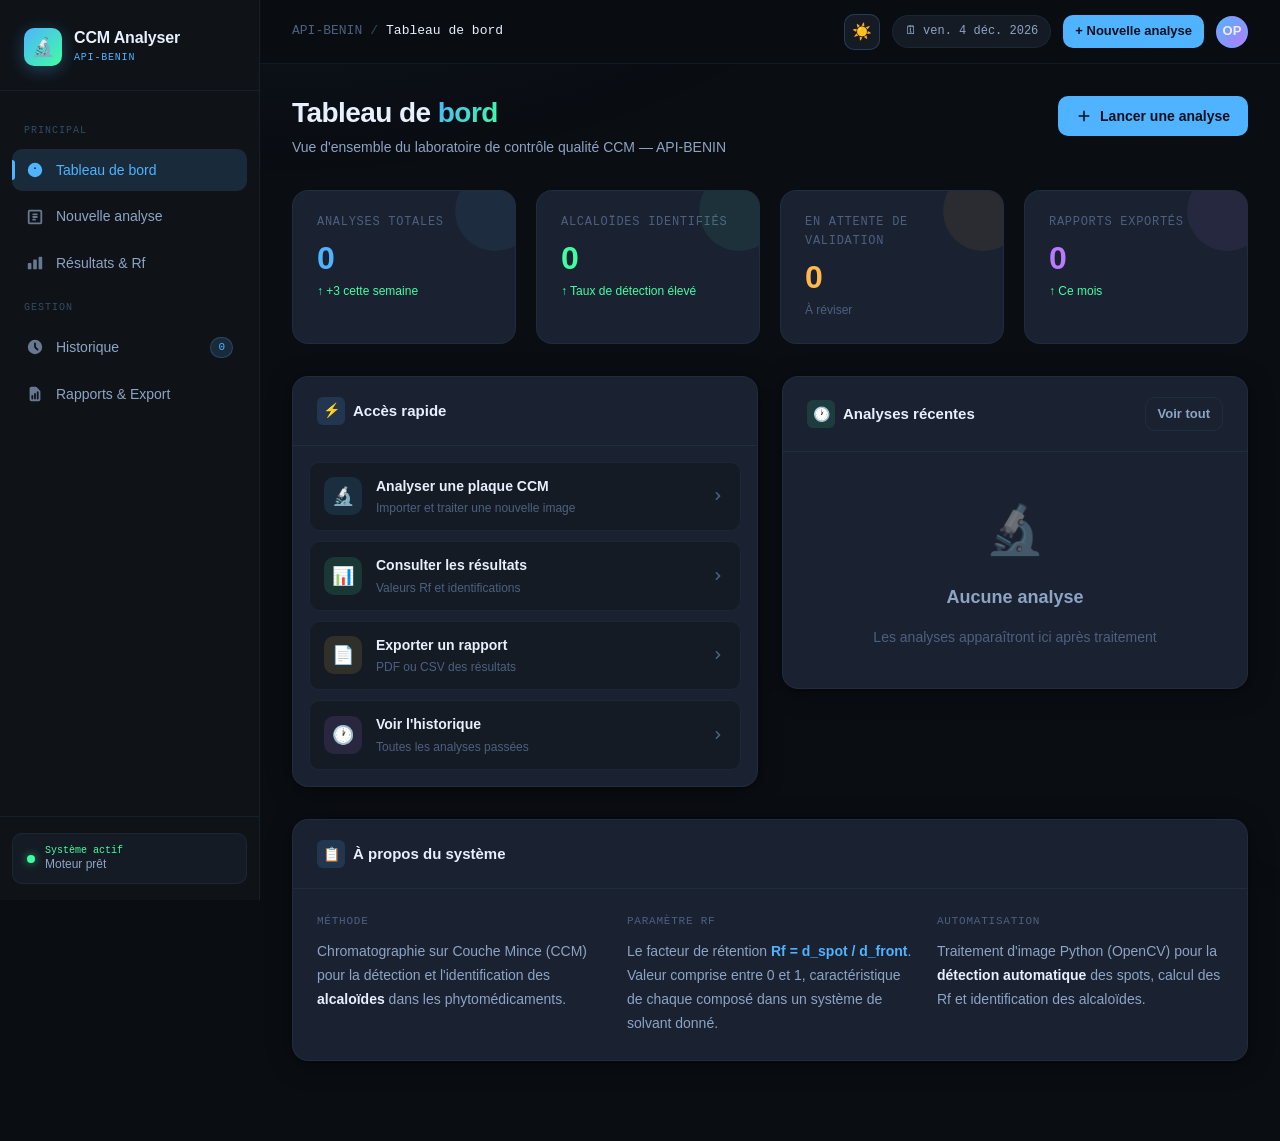
<file: ccm-api-benin/index.html>
<!DOCTYPE html>
<html lang="fr">
<head>
  <meta charset="UTF-8" />
  <meta name="viewport" content="width=device-width, initial-scale=1.0" />
  <title>Dashboard — CCM Analyser | API-BENIN</title>
  <link rel="stylesheet" href="css/style.css" />
  <link rel="stylesheet" href="css/components.css" />
</head>
<body>

<div class="app-wrapper">

  <!-- ══ SIDEBAR ══════════════════════════════════════════ -->
  <aside class="sidebar">
    <div class="sidebar-logo">
      <a href="index.html" class="logo-mark">
        <div class="logo-icon">🔬</div>
        <div>
          <div class="logo-text">CCM Analyser</div>
          <div class="logo-sub">API-BENIN</div>
        </div>
      </a>
    </div>

    <nav class="sidebar-nav">
      <span class="nav-section-label">Principal</span>

      <a href="index.html" class="nav-item active">
        <svg class="nav-icon" viewBox="0 0 20 20" fill="currentColor">
          <path d="M2 10a8 8 0 1116 0A8 8 0 012 10zm8-3a1 1 0 100 2 1 1 0 000-2zm-1 4a1 1 0 011-1h1a1 1 0 110 2v2a1 1 0 11-2 0v-2a1 1 0 01-1-1z"/>
        </svg>
        Tableau de bord
      </a>

      <a href="analyse.html" class="nav-item">
        <svg class="nav-icon" viewBox="0 0 20 20" fill="currentColor">
          <path fill-rule="evenodd" d="M4 2a2 2 0 00-2 2v12a2 2 0 002 2h12a2 2 0 002-2V4a2 2 0 00-2-2H4zm0 2h12v12H4V4zm3 3a1 1 0 011-1h4a1 1 0 110 2H8a1 1 0 01-1-1zm0 3a1 1 0 011-1h4a1 1 0 110 2H8a1 1 0 01-1-1zm0 3a1 1 0 011-1h2a1 1 0 110 2H8a1 1 0 01-1-1z"/>
        </svg>
        Nouvelle analyse
      </a>

      <a href="resultats.html" class="nav-item">
        <svg class="nav-icon" viewBox="0 0 20 20" fill="currentColor">
          <path d="M2 11a1 1 0 011-1h2a1 1 0 011 1v5a1 1 0 01-1 1H3a1 1 0 01-1-1v-5zm6-4a1 1 0 011-1h2a1 1 0 011 1v9a1 1 0 01-1 1H9a1 1 0 01-1-1V7zm6-3a1 1 0 011-1h2a1 1 0 011 1v12a1 1 0 01-1 1h-2a1 1 0 01-1-1V4z"/>
        </svg>
        Résultats & Rf
      </a>

      <span class="nav-section-label">Gestion</span>

      <a href="historique.html" class="nav-item">
        <svg class="nav-icon" viewBox="0 0 20 20" fill="currentColor">
          <path fill-rule="evenodd" d="M10 18a8 8 0 100-16 8 8 0 000 16zm1-12a1 1 0 10-2 0v4a1 1 0 00.293.707l2.828 2.829a1 1 0 101.415-1.415L11 9.586V6z"/>
        </svg>
        Historique
        <span class="nav-badge" id="nav-badge-history">0</span>
      </a>

      <a href="rapport.html" class="nav-item">
        <svg class="nav-icon" viewBox="0 0 20 20" fill="currentColor">
          <path fill-rule="evenodd" d="M6 2a2 2 0 00-2 2v12a2 2 0 002 2h8a2 2 0 002-2V7.414A2 2 0 0015.414 6L12 2.586A2 2 0 0010.586 2H6zm2 10a1 1 0 10-2 0v3a1 1 0 102 0v-3zm2-3a1 1 0 011 1v5a1 1 0 11-2 0v-5a1 1 0 011-1zm4-1a1 1 0 10-2 0v7a1 1 0 102 0V8z"/>
        </svg>
        Rapports & Export
      </a>
    </nav>

    <div class="sidebar-footer">
      <div class="sidebar-status">
        <div class="status-dot"></div>
        <div class="status-text">
          <span class="status-label">Système actif</span>
          Moteur prêt
        </div>
      </div>
    </div>
  </aside>
  <div class="sidebar-overlay"></div>

  <!-- ══ MAIN ═════════════════════════════════════════════ -->
  <main class="main-content">

    <!-- Header -->
    <header class="top-header">
      <button class="menu-toggle" aria-label="Menu">
        <svg width="20" height="20" viewBox="0 0 20 20" fill="currentColor">
          <path d="M3 5h14M3 10h14M3 15h14" stroke="currentColor" stroke-width="1.5" stroke-linecap="round"/>
        </svg>
      </button>
      <nav class="header-breadcrumb">
        <span>API-BENIN</span>
        <span class="breadcrumb-sep">/</span>
        <span class="breadcrumb-current">Tableau de bord</span>
      </nav>
      <div class="header-spacer"></div>
      <div class="header-actions">
        <button class="theme-toggle" onclick="CCM.toggleTheme()" title="Changer de thème" aria-label="Changer de thème">☀️</button>
        <div class="header-chip">
          🗓 <span id="header-date"></span>
        </div>
        <a href="analyse.html" class="btn btn-primary btn-sm">
          + Nouvelle analyse
        </a>
        <div class="header-avatar" title="Opérateur">OP</div>
      </div>
    </header>

    <!-- Page Content -->
    <div class="page-content">

      <!-- Page Header -->
      <div class="page-header">
        <div class="page-header-row">
          <div>
            <h1 class="page-title">Tableau de <span>bord</span></h1>
            <p class="page-subtitle">Vue d'ensemble du laboratoire de contrôle qualité CCM — API-BENIN</p>
          </div>
          <a href="analyse.html" class="btn btn-primary">
            <svg width="16" height="16" viewBox="0 0 20 20" fill="currentColor">
              <path d="M10 3a1 1 0 011 1v5h5a1 1 0 110 2h-5v5a1 1 0 11-2 0v-5H4a1 1 0 110-2h5V4a1 1 0 011-1z"/>
            </svg>
            Lancer une analyse
          </a>
        </div>
      </div>

      <!-- ── Stat Cards ──────────────────────────────────── -->
      <section class="section">
        <div class="grid-4">
          <div class="stat-card blue">
            <div class="stat-label">Analyses totales</div>
            <div class="stat-value" data-count="0" id="stat-total">0</div>
            <div class="stat-trend up">↑ +3 cette semaine</div>
          </div>
          <div class="stat-card green">
            <div class="stat-label">Alcaloïdes identifiés</div>
            <div class="stat-value" data-count="0" id="stat-spots">0</div>
            <div class="stat-trend up">↑ Taux de détection élevé</div>
          </div>
          <div class="stat-card amber">
            <div class="stat-label">En attente de validation</div>
            <div class="stat-value" data-count="0" id="stat-pending">0</div>
            <div class="stat-trend">À réviser</div>
          </div>
          <div class="stat-card violet">
            <div class="stat-label">Rapports exportés</div>
            <div class="stat-value" data-count="0" id="stat-reports">0</div>
            <div class="stat-trend up">↑ Ce mois</div>
          </div>
        </div>
      </section>

      <!-- ── Quick Actions + Recent ──────────────────────── -->
      <section class="section">
        <div class="grid-2" style="gap:24px; align-items:start;">

          <!-- Quick actions -->
          <div class="card">
            <div class="card-header">
              <div class="card-title">
                <div class="card-icon" style="background:var(--primary-dim)">⚡</div>
                Accès rapide
              </div>
            </div>
            <div class="card-body" style="padding:16px;">
              <div style="display:flex; flex-direction:column; gap:10px;">

                <a href="analyse.html" class="quick-action-btn">
                  <div class="qa-icon" style="background:rgba(79,179,255,0.12);color:var(--primary)">🔬</div>
                  <div class="qa-info">
                    <div class="qa-title">Analyser une plaque CCM</div>
                    <div class="qa-sub">Importer et traiter une nouvelle image</div>
                  </div>
                  <svg width="16" height="16" viewBox="0 0 20 20" fill="currentColor" style="color:var(--text-muted)">
                    <path fill-rule="evenodd" d="M7.293 14.707a1 1 0 010-1.414L10.586 10 7.293 6.707a1 1 0 011.414-1.414l4 4a1 1 0 010 1.414l-4 4a1 1 0 01-1.414 0z"/>
                  </svg>
                </a>

                <a href="resultats.html" class="quick-action-btn">
                  <div class="qa-icon" style="background:rgba(63,255,162,0.12);color:var(--accent-green)">📊</div>
                  <div class="qa-info">
                    <div class="qa-title">Consulter les résultats</div>
                    <div class="qa-sub">Valeurs Rf et identifications</div>
                  </div>
                  <svg width="16" height="16" viewBox="0 0 20 20" fill="currentColor" style="color:var(--text-muted)">
                    <path fill-rule="evenodd" d="M7.293 14.707a1 1 0 010-1.414L10.586 10 7.293 6.707a1 1 0 011.414-1.414l4 4a1 1 0 010 1.414l-4 4a1 1 0 01-1.414 0z"/>
                  </svg>
                </a>

                <a href="rapport.html" class="quick-action-btn">
                  <div class="qa-icon" style="background:rgba(255,184,79,0.12);color:var(--accent-amber)">📄</div>
                  <div class="qa-info">
                    <div class="qa-title">Exporter un rapport</div>
                    <div class="qa-sub">PDF ou CSV des résultats</div>
                  </div>
                  <svg width="16" height="16" viewBox="0 0 20 20" fill="currentColor" style="color:var(--text-muted)">
                    <path fill-rule="evenodd" d="M7.293 14.707a1 1 0 010-1.414L10.586 10 7.293 6.707a1 1 0 011.414-1.414l4 4a1 1 0 010 1.414l-4 4a1 1 0 01-1.414 0z"/>
                  </svg>
                </a>

                <a href="historique.html" class="quick-action-btn">
                  <div class="qa-icon" style="background:rgba(185,122,255,0.12);color:var(--accent-violet)">🕐</div>
                  <div class="qa-info">
                    <div class="qa-title">Voir l'historique</div>
                    <div class="qa-sub">Toutes les analyses passées</div>
                  </div>
                  <svg width="16" height="16" viewBox="0 0 20 20" fill="currentColor" style="color:var(--text-muted)">
                    <path fill-rule="evenodd" d="M7.293 14.707a1 1 0 010-1.414L10.586 10 7.293 6.707a1 1 0 011.414-1.414l4 4a1 1 0 010 1.414l-4 4a1 1 0 01-1.414 0z"/>
                  </svg>
                </a>

              </div>
            </div>
          </div>

          <!-- Recent analyses -->
          <div class="card">
            <div class="card-header">
              <div class="card-title">
                <div class="card-icon" style="background:rgba(63,255,162,0.12)">🕐</div>
                Analyses récentes
              </div>
              <a href="historique.html" class="btn btn-ghost btn-sm">Voir tout</a>
            </div>
            <div id="recent-list">
              <div class="empty-state" style="padding:40px 24px;">
                <div class="empty-icon">🔬</div>
                <div class="empty-title">Aucune analyse</div>
                <div class="empty-subtitle">Les analyses apparaîtront ici après traitement</div>
              </div>
            </div>
          </div>

        </div>
      </section>

      <!-- ── Info panel ──────────────────────────────────── -->
      <section class="section">
        <div class="card">
          <div class="card-header">
            <div class="card-title">
              <div class="card-icon" style="background:var(--primary-dim)">📋</div>
              À propos du système
            </div>
          </div>
          <div class="card-body">
            <div class="grid-3" style="gap:24px;">
              <div>
                <div style="font-family:var(--font-mono);font-size:11px;text-transform:uppercase;letter-spacing:.07em;color:var(--text-muted);margin-bottom:10px;">Méthode</div>
                <div style="font-size:14px;color:var(--text-secondary);line-height:1.7;">
                  Chromatographie sur Couche Mince (CCM) pour la détection et l'identification des <strong style="color:var(--text-primary)">alcaloïdes</strong> dans les phytomédicaments.
                </div>
              </div>
              <div>
                <div style="font-family:var(--font-mono);font-size:11px;text-transform:uppercase;letter-spacing:.07em;color:var(--text-muted);margin-bottom:10px;">Paramètre Rf</div>
                <div style="font-size:14px;color:var(--text-secondary);line-height:1.7;">
                  Le facteur de rétention <strong style="color:var(--primary)">Rf = d_spot / d_front</strong>. Valeur comprise entre 0 et 1, caractéristique de chaque composé dans un système de solvant donné.
                </div>
              </div>
              <div>
                <div style="font-family:var(--font-mono);font-size:11px;text-transform:uppercase;letter-spacing:.07em;color:var(--text-muted);margin-bottom:10px;">Automatisation</div>
                <div style="font-size:14px;color:var(--text-secondary);line-height:1.7;">
                  Traitement d'image Python (OpenCV) pour la <strong style="color:var(--text-primary)">détection automatique</strong> des spots, calcul des Rf et identification des alcaloïdes.
                </div>
              </div>
            </div>
          </div>
        </div>
      </section>

    </div><!-- /page-content -->
  </main>

</div><!-- /app-wrapper -->

<style>
/* Inline quick action styles */
.quick-action-btn {
  display: flex;
  align-items: center;
  gap: 14px;
  padding: 12px 14px;
  border-radius: var(--radius);
  border: 1px solid var(--border);
  background: var(--bg-elevated);
  text-decoration: none;
  transition: all 0.18s var(--ease);
  cursor: pointer;
}
.quick-action-btn:hover {
  border-color: var(--border-accent);
  background: var(--bg-card-hover);
  transform: translateX(3px);
}
.qa-icon {
  width: 38px; height: 38px;
  border-radius: var(--radius);
  display: flex; align-items: center; justify-content: center;
  font-size: 18px;
  flex-shrink: 0;
}
.qa-info { flex: 1; min-width: 0; }
.qa-title { font-size: 14px; font-weight: 600; color: var(--text-primary); }
.qa-sub { font-size: 12px; color: var(--text-muted); margin-top: 2px; }

/* Recent item */
.recent-item {
  display: flex;
  align-items: center;
  gap: 14px;
  padding: 13px 24px;
  border-bottom: 1px solid var(--border);
  text-decoration: none;
  transition: background 0.15s;
}
.recent-item:last-child { border-bottom: none; }
.recent-item:hover { background: var(--bg-elevated); }
.recent-item-icon {
  width: 34px; height: 34px;
  border-radius: var(--radius);
  display: flex; align-items: center; justify-content: center;
  font-size: 16px;
  flex-shrink: 0;
  background: var(--primary-dim);
}
.recent-item-info { flex: 1; min-width: 0; }
.recent-item-id {
  font-family: var(--font-mono);
  font-size: 12px;
  color: var(--primary);
}
.recent-item-name {
  font-size: 13px;
  color: var(--text-primary);
  font-weight: 500;
  white-space: nowrap;
  overflow: hidden;
  text-overflow: ellipsis;
}
.recent-item-date {
  font-size: 11px;
  color: var(--text-muted);
  font-family: var(--font-mono);
}
</style>

<script src="js/main.js"></script>
<script>
document.addEventListener('DOMContentLoaded', () => {
  // Date header
  const now = new Date();
  document.getElementById('header-date').textContent = now.toLocaleDateString('fr-FR', {
    weekday: 'short', day: 'numeric', month: 'short', year: 'numeric'
  });

  // Load history stats
  const history = CCM.getHistory();
  const totalSpots = history.reduce((s, a) => s + (a.spots?.length || 0), 0);
  const pending = history.filter(a => a.status === 'pending').length;
  const reports = history.filter(a => a.exported).length;

  // Animate counters
  const total   = document.getElementById('stat-total');
  const spots   = document.getElementById('stat-spots');
  const pendEl  = document.getElementById('stat-pending');
  const repEl   = document.getElementById('stat-reports');

  CCM.animateCounter(total,  0, history.length, 900);
  CCM.animateCounter(spots,  0, totalSpots,     900);
  CCM.animateCounter(pendEl, 0, pending,         900);
  CCM.animateCounter(repEl,  0, reports,         900);

  // Nav badge
  document.getElementById('nav-badge-history').textContent = history.length;

  // Recent analyses list
  const container = document.getElementById('recent-list');
  if (history.length > 0) {
    const items = history.slice(0, 5).map(a => `
      <a href="resultats.html?id=${a.id}" class="recent-item">
        <div class="recent-item-icon">🔬</div>
        <div class="recent-item-info">
          <div class="recent-item-id">${a.id}</div>
          <div class="recent-item-name">${a.echantillon || 'Échantillon sans nom'}</div>
          <div class="recent-item-date">${CCM.formatDateTime(a.date)}</div>
        </div>
        <span class="tag ${a.status === 'done' ? 'tag-green' : 'tag-amber'}">
          ${a.status === 'done' ? 'Validé' : 'En attente'}
        </span>
      </a>
    `).join('');
    container.innerHTML = items;
  }
});
</script>

</body>
</html>
</file>
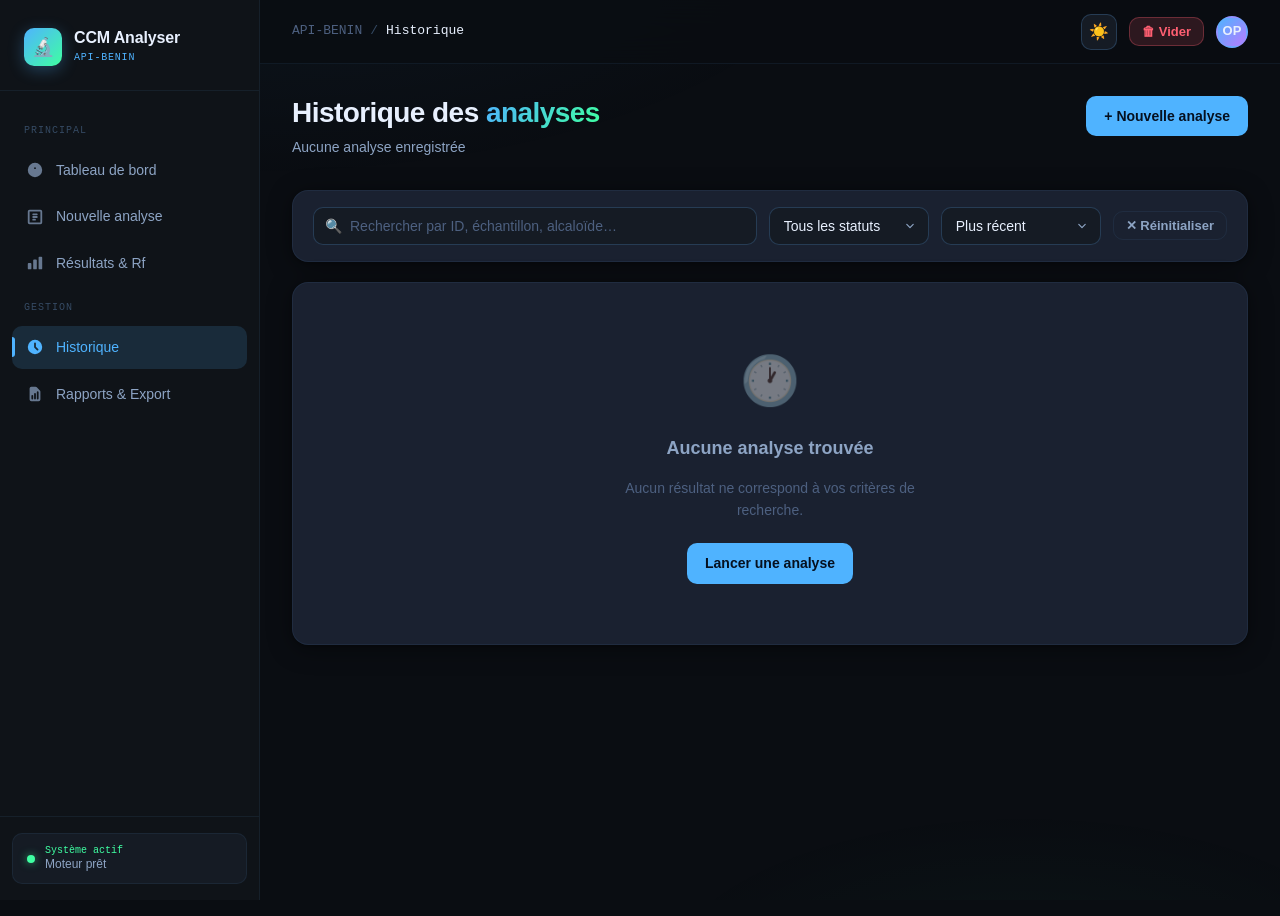
<file: ccm-api-benin/historique.html>
<!DOCTYPE html>
<html lang="fr">
<head>
  <meta charset="UTF-8" />
  <meta name="viewport" content="width=device-width, initial-scale=1.0" />
  <title>Historique — CCM Analyser | API-BENIN</title>
  <link rel="stylesheet" href="css/style.css" />
  <link rel="stylesheet" href="css/components.css" />
</head>
<body>

<div class="app-wrapper">

  <!-- ══ SIDEBAR ══════════════════════════════════════════ -->
  <aside class="sidebar">
    <div class="sidebar-logo">
      <a href="index.html" class="logo-mark">
        <div class="logo-icon">🔬</div>
        <div>
          <div class="logo-text">CCM Analyser</div>
          <div class="logo-sub">API-BENIN</div>
        </div>
      </a>
    </div>
    <nav class="sidebar-nav">
      <span class="nav-section-label">Principal</span>
      <a href="index.html" class="nav-item">
        <svg class="nav-icon" viewBox="0 0 20 20" fill="currentColor"><path d="M2 10a8 8 0 1116 0A8 8 0 012 10zm8-3a1 1 0 100 2 1 1 0 000-2zm-1 4a1 1 0 011-1h1a1 1 0 110 2v2a1 1 0 11-2 0v-2a1 1 0 01-1-1z"/></svg>
        Tableau de bord
      </a>
      <a href="analyse.html" class="nav-item">
        <svg class="nav-icon" viewBox="0 0 20 20" fill="currentColor"><path fill-rule="evenodd" d="M4 2a2 2 0 00-2 2v12a2 2 0 002 2h12a2 2 0 002-2V4a2 2 0 00-2-2H4zm0 2h12v12H4V4zm3 3a1 1 0 011-1h4a1 1 0 110 2H8a1 1 0 01-1-1zm0 3a1 1 0 011-1h4a1 1 0 110 2H8a1 1 0 01-1-1zm0 3a1 1 0 011-1h2a1 1 0 110 2H8a1 1 0 01-1-1z"/></svg>
        Nouvelle analyse
      </a>
      <a href="resultats.html" class="nav-item">
        <svg class="nav-icon" viewBox="0 0 20 20" fill="currentColor"><path d="M2 11a1 1 0 011-1h2a1 1 0 011 1v5a1 1 0 01-1 1H3a1 1 0 01-1-1v-5zm6-4a1 1 0 011-1h2a1 1 0 011 1v9a1 1 0 01-1 1H9a1 1 0 01-1-1V7zm6-3a1 1 0 011-1h2a1 1 0 011 1v12a1 1 0 01-1 1h-2a1 1 0 01-1-1V4z"/></svg>
        Résultats & Rf
      </a>
      <span class="nav-section-label">Gestion</span>
      <a href="historique.html" class="nav-item active">
        <svg class="nav-icon" viewBox="0 0 20 20" fill="currentColor"><path fill-rule="evenodd" d="M10 18a8 8 0 100-16 8 8 0 000 16zm1-12a1 1 0 10-2 0v4a1 1 0 00.293.707l2.828 2.829a1 1 0 101.415-1.415L11 9.586V6z"/></svg>
        Historique
      </a>
      <a href="rapport.html" class="nav-item">
        <svg class="nav-icon" viewBox="0 0 20 20" fill="currentColor"><path fill-rule="evenodd" d="M6 2a2 2 0 00-2 2v12a2 2 0 002 2h8a2 2 0 002-2V7.414A2 2 0 0015.414 6L12 2.586A2 2 0 0010.586 2H6zm2 10a1 1 0 10-2 0v3a1 1 0 102 0v-3zm2-3a1 1 0 011 1v5a1 1 0 11-2 0v-5a1 1 0 011-1zm4-1a1 1 0 10-2 0v7a1 1 0 102 0V8z"/></svg>
        Rapports & Export
      </a>
    </nav>
    <div class="sidebar-footer">
      <div class="sidebar-status">
        <div class="status-dot"></div>
        <div class="status-text">
          <span class="status-label">Système actif</span>
          Moteur prêt
        </div>
      </div>
    </div>
  </aside>
  <div class="sidebar-overlay"></div>

  <!-- ══ MAIN ═════════════════════════════════════════════ -->
  <main class="main-content">

    <header class="top-header">
      <button class="menu-toggle" aria-label="Menu">
        <svg width="20" height="20" viewBox="0 0 20 20" fill="currentColor">
          <path d="M3 5h14M3 10h14M3 15h14" stroke="currentColor" stroke-width="1.5" stroke-linecap="round"/>
        </svg>
      </button>
      <nav class="header-breadcrumb">
        <a href="index.html" style="color:var(--text-muted);text-decoration:none;">API-BENIN</a>
        <span class="breadcrumb-sep">/</span>
        <span class="breadcrumb-current">Historique</span>
      </nav>
      <div class="header-spacer"></div>
      <div class="header-actions">
        <button class="theme-toggle" onclick="CCM.toggleTheme()" title="Changer de thème" aria-label="Changer de thème">☀️</button>
        <button class="btn btn-danger btn-sm" id="btn-clear-all">🗑 Vider</button>
        <div class="header-avatar" title="Opérateur">OP</div>
      </div>
    </header>

    <div class="page-content">

      <div class="page-header">
        <div class="page-header-row">
          <div>
            <h1 class="page-title">Historique des <span>analyses</span></h1>
            <p class="page-subtitle" id="history-count-label">Chargement…</p>
          </div>
          <a href="analyse.html" class="btn btn-primary">+ Nouvelle analyse</a>
        </div>
      </div>

      <!-- Filters bar -->
      <div class="card section-sm" style="padding:16px 20px;">
        <div style="display:flex;align-items:center;gap:12px;flex-wrap:wrap;">
          <div style="flex:1;min-width:200px;position:relative;">
            <span style="position:absolute;left:12px;top:50%;transform:translateY(-50%);color:var(--text-muted);font-size:14px;">🔍</span>
            <input type="text" id="search-input" class="form-control" placeholder="Rechercher par ID, échantillon, alcaloïde…"
              style="padding-left:36px;" />
          </div>
          <select id="filter-status" class="form-control" style="width:auto;min-width:160px;">
            <option value="">Tous les statuts</option>
            <option value="done">Validé</option>
            <option value="pending">En attente</option>
          </select>
          <select id="sort-by" class="form-control" style="width:auto;min-width:160px;">
            <option value="date-desc">Plus récent</option>
            <option value="date-asc">Plus ancien</option>
            <option value="spots-desc">Plus de spots</option>
          </select>
          <button class="btn btn-ghost btn-sm" id="btn-reset-filters">✕ Réinitialiser</button>
        </div>
      </div>

      <!-- Table -->
      <div class="card section">
        <div class="table-wrap" id="history-table-wrap">
          <table>
            <thead>
              <tr>
                <th>ID Analyse</th>
                <th>Date & Heure</th>
                <th>Échantillon</th>
                <th>Phytomédicament</th>
                <th>Spots</th>
                <th>Alcaloïdes</th>
                <th>Statut</th>
                <th>Exporté</th>
                <th>Actions</th>
              </tr>
            </thead>
            <tbody id="history-table-body">
              <tr><td colspan="9" style="text-align:center;padding:40px;color:var(--text-muted);">Chargement…</td></tr>
            </tbody>
          </table>
        </div>

        <!-- Empty state -->
        <div id="history-empty" style="display:none;">
          <div class="empty-state">
            <div class="empty-icon">🕐</div>
            <div class="empty-title">Aucune analyse trouvée</div>
            <div class="empty-subtitle">Aucun résultat ne correspond à vos critères de recherche.</div>
            <a href="analyse.html" class="btn btn-primary" style="margin-top:8px;">Lancer une analyse</a>
          </div>
        </div>
      </div>

    </div><!-- /page-content -->
  </main>

</div><!-- /app-wrapper -->

<script src="js/main.js"></script>
<script src="js/historique.js"></script>
</body>
</html>
</file>
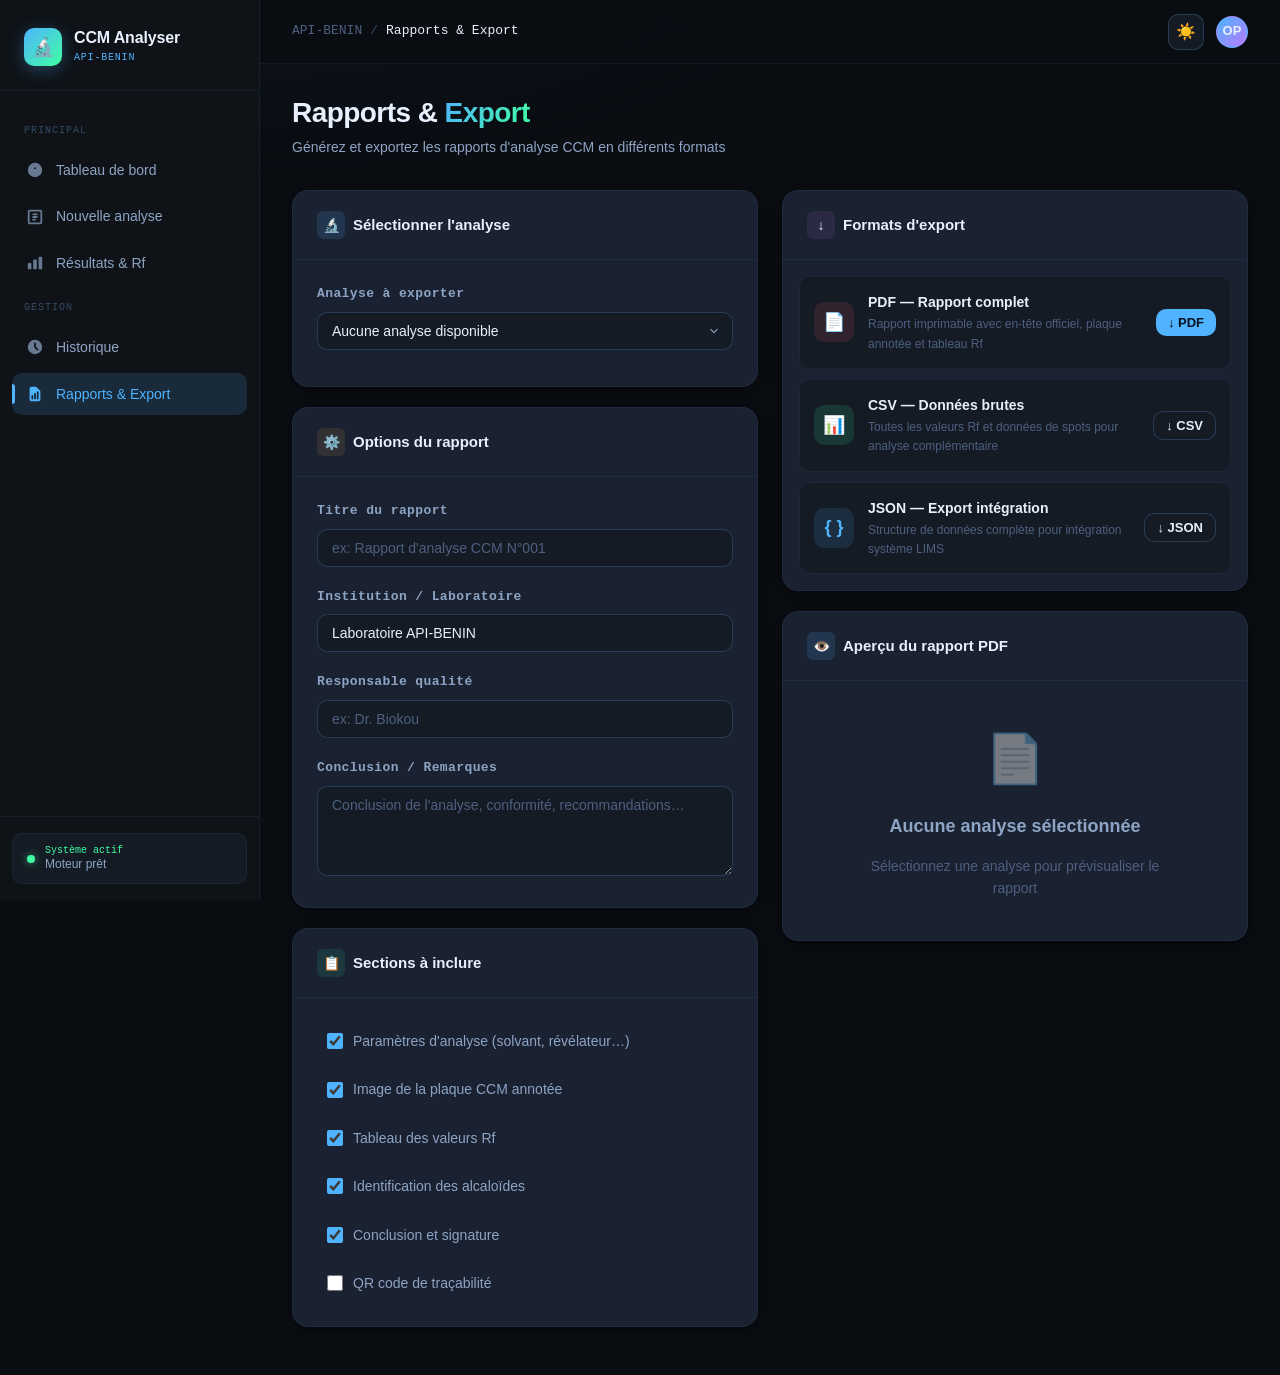
<file: ccm-api-benin/rapport.html>
<!DOCTYPE html>
<html lang="fr">
<head>
  <meta charset="UTF-8" />
  <meta name="viewport" content="width=device-width, initial-scale=1.0" />
  <title>Rapports & Export — CCM Analyser | API-BENIN</title>
  <link rel="stylesheet" href="css/style.css" />
  <link rel="stylesheet" href="css/components.css" />
</head>
<body>

<div class="app-wrapper">

  <!-- ══ SIDEBAR ══════════════════════════════════════════ -->
  <aside class="sidebar">
    <div class="sidebar-logo">
      <a href="index.html" class="logo-mark">
        <div class="logo-icon">🔬</div>
        <div>
          <div class="logo-text">CCM Analyser</div>
          <div class="logo-sub">API-BENIN</div>
        </div>
      </a>
    </div>
    <nav class="sidebar-nav">
      <span class="nav-section-label">Principal</span>
      <a href="index.html" class="nav-item">
        <svg class="nav-icon" viewBox="0 0 20 20" fill="currentColor"><path d="M2 10a8 8 0 1116 0A8 8 0 012 10zm8-3a1 1 0 100 2 1 1 0 000-2zm-1 4a1 1 0 011-1h1a1 1 0 110 2v2a1 1 0 11-2 0v-2a1 1 0 01-1-1z"/></svg>
        Tableau de bord
      </a>
      <a href="analyse.html" class="nav-item">
        <svg class="nav-icon" viewBox="0 0 20 20" fill="currentColor"><path fill-rule="evenodd" d="M4 2a2 2 0 00-2 2v12a2 2 0 002 2h12a2 2 0 002-2V4a2 2 0 00-2-2H4zm0 2h12v12H4V4zm3 3a1 1 0 011-1h4a1 1 0 110 2H8a1 1 0 01-1-1zm0 3a1 1 0 011-1h4a1 1 0 110 2H8a1 1 0 01-1-1zm0 3a1 1 0 011-1h2a1 1 0 110 2H8a1 1 0 01-1-1z"/></svg>
        Nouvelle analyse
      </a>
      <a href="resultats.html" class="nav-item">
        <svg class="nav-icon" viewBox="0 0 20 20" fill="currentColor"><path d="M2 11a1 1 0 011-1h2a1 1 0 011 1v5a1 1 0 01-1 1H3a1 1 0 01-1-1v-5zm6-4a1 1 0 011-1h2a1 1 0 011 1v9a1 1 0 01-1 1H9a1 1 0 01-1-1V7zm6-3a1 1 0 011-1h2a1 1 0 011 1v12a1 1 0 01-1 1h-2a1 1 0 01-1-1V4z"/></svg>
        Résultats & Rf
      </a>
      <span class="nav-section-label">Gestion</span>
      <a href="historique.html" class="nav-item">
        <svg class="nav-icon" viewBox="0 0 20 20" fill="currentColor"><path fill-rule="evenodd" d="M10 18a8 8 0 100-16 8 8 0 000 16zm1-12a1 1 0 10-2 0v4a1 1 0 00.293.707l2.828 2.829a1 1 0 101.415-1.415L11 9.586V6z"/></svg>
        Historique
      </a>
      <a href="rapport.html" class="nav-item active">
        <svg class="nav-icon" viewBox="0 0 20 20" fill="currentColor"><path fill-rule="evenodd" d="M6 2a2 2 0 00-2 2v12a2 2 0 002 2h8a2 2 0 002-2V7.414A2 2 0 0015.414 6L12 2.586A2 2 0 0010.586 2H6zm2 10a1 1 0 10-2 0v3a1 1 0 102 0v-3zm2-3a1 1 0 011 1v5a1 1 0 11-2 0v-5a1 1 0 011-1zm4-1a1 1 0 10-2 0v7a1 1 0 102 0V8z"/></svg>
        Rapports & Export
      </a>
    </nav>
    <div class="sidebar-footer">
      <div class="sidebar-status">
        <div class="status-dot"></div>
        <div class="status-text">
          <span class="status-label">Système actif</span>
          Moteur prêt
        </div>
      </div>
    </div>
  </aside>
  <div class="sidebar-overlay"></div>

  <!-- ══ MAIN ═════════════════════════════════════════════ -->
  <main class="main-content">

    <header class="top-header">
      <button class="menu-toggle" aria-label="Menu">
        <svg width="20" height="20" viewBox="0 0 20 20" fill="currentColor">
          <path d="M3 5h14M3 10h14M3 15h14" stroke="currentColor" stroke-width="1.5" stroke-linecap="round"/>
        </svg>
      </button>
      <nav class="header-breadcrumb">
        <a href="index.html" style="color:var(--text-muted);text-decoration:none;">API-BENIN</a>
        <span class="breadcrumb-sep">/</span>
        <span class="breadcrumb-current">Rapports & Export</span>
      </nav>
      <div class="header-spacer"></div>
      <div class="header-actions">
        <button class="theme-toggle" onclick="CCM.toggleTheme()" title="Changer de thème" aria-label="Changer de thème">☀️</button>
        <div class="header-avatar" title="Opérateur">OP</div>
      </div>
    </header>

    <div class="page-content">

      <div class="page-header">
        <h1 class="page-title">Rapports & <span>Export</span></h1>
        <p class="page-subtitle">Générez et exportez les rapports d'analyse CCM en différents formats</p>
      </div>

      <div class="grid-2" style="align-items:start; gap:24px;">

        <!-- Left: Select analysis + options -->
        <div style="display:flex;flex-direction:column;gap:20px;">

          <!-- Analysis selector -->
          <div class="card">
            <div class="card-header">
              <div class="card-title">
                <div class="card-icon" style="background:var(--primary-dim)">🔬</div>
                Sélectionner l'analyse
              </div>
            </div>
            <div class="card-body">
              <div class="form-group" style="margin-bottom:12px;">
                <label class="form-label">Analyse à exporter</label>
                <select id="select-analysis" class="form-control">
                  <option value="">-- Sélectionner une analyse --</option>
                </select>
              </div>
              <div id="selected-analysis-info" style="display:none;">
                <div class="params-panel">
                  <div class="params-title">Résumé sélectionné</div>
                  <div class="param-row">
                    <span class="param-key">ID</span>
                    <span class="param-val" id="sel-id">—</span>
                  </div>
                  <div class="param-row">
                    <span class="param-key">Échantillon</span>
                    <span class="param-val" id="sel-ech">—</span>
                  </div>
                  <div class="param-row">
                    <span class="param-key">Date</span>
                    <span class="param-val" id="sel-date">—</span>
                  </div>
                  <div class="param-row">
                    <span class="param-key">Spots</span>
                    <span class="param-val" id="sel-spots">—</span>
                  </div>
                </div>
              </div>
            </div>
          </div>

          <!-- Report options -->
          <div class="card">
            <div class="card-header">
              <div class="card-title">
                <div class="card-icon" style="background:rgba(255,184,79,0.1)">⚙️</div>
                Options du rapport
              </div>
            </div>
            <div class="card-body">
              <div class="form-group">
                <label class="form-label">Titre du rapport</label>
                <input type="text" id="field-report-title" class="form-control" placeholder="ex: Rapport d'analyse CCM N°001" />
              </div>
              <div class="form-group">
                <label class="form-label">Institution / Laboratoire</label>
                <input type="text" id="field-report-lab" class="form-control" value="Laboratoire API-BENIN" />
              </div>
              <div class="form-group">
                <label class="form-label">Responsable qualité</label>
                <input type="text" id="field-report-resp" class="form-control" placeholder="ex: Dr. Biokou" />
              </div>
              <div class="form-group" style="margin-bottom:0;">
                <label class="form-label">Conclusion / Remarques</label>
                <textarea id="field-report-conclusion" class="form-control" placeholder="Conclusion de l'analyse, conformité, recommandations…"></textarea>
              </div>
            </div>
          </div>

          <!-- Sections to include -->
          <div class="card">
            <div class="card-header">
              <div class="card-title">
                <div class="card-icon" style="background:rgba(63,255,162,0.1)">📋</div>
                Sections à inclure
              </div>
            </div>
            <div class="card-body">
              <div style="display:flex;flex-direction:column;gap:10px;">
                <label class="check-option">
                  <input type="checkbox" id="incl-params" checked />
                  <span>Paramètres d'analyse (solvant, révélateur…)</span>
                </label>
                <label class="check-option">
                  <input type="checkbox" id="incl-plate" checked />
                  <span>Image de la plaque CCM annotée</span>
                </label>
                <label class="check-option">
                  <input type="checkbox" id="incl-rf" checked />
                  <span>Tableau des valeurs Rf</span>
                </label>
                <label class="check-option">
                  <input type="checkbox" id="incl-id" checked />
                  <span>Identification des alcaloïdes</span>
                </label>
                <label class="check-option">
                  <input type="checkbox" id="incl-conclusion" checked />
                  <span>Conclusion et signature</span>
                </label>
                <label class="check-option">
                  <input type="checkbox" id="incl-qr" />
                  <span>QR code de traçabilité</span>
                </label>
              </div>
            </div>
          </div>

        </div>

        <!-- Right: Export formats + preview -->
        <div style="display:flex;flex-direction:column;gap:20px;">

          <!-- Export formats -->
          <div class="card">
            <div class="card-header">
              <div class="card-title">
                <div class="card-icon" style="background:rgba(185,122,255,0.1)">↓</div>
                Formats d'export
              </div>
            </div>
            <div class="card-body" style="padding:16px;">
              <div style="display:flex;flex-direction:column;gap:10px;">

                <div class="export-format-card" id="export-pdf">
                  <div class="ef-icon" style="background:rgba(255,95,114,0.12);color:var(--accent-red);">📄</div>
                  <div class="ef-info">
                    <div class="ef-title">PDF — Rapport complet</div>
                    <div class="ef-sub">Rapport imprimable avec en-tête officiel, plaque annotée et tableau Rf</div>
                  </div>
                  <button class="btn btn-primary btn-sm" id="btn-export-pdf" disabled>
                    ↓ PDF
                  </button>
                </div>

                <div class="export-format-card" id="export-csv">
                  <div class="ef-icon" style="background:rgba(63,255,162,0.12);color:var(--accent-green);">📊</div>
                  <div class="ef-info">
                    <div class="ef-title">CSV — Données brutes</div>
                    <div class="ef-sub">Toutes les valeurs Rf et données de spots pour analyse complémentaire</div>
                  </div>
                  <button class="btn btn-secondary btn-sm" id="btn-export-csv-main" disabled>
                    ↓ CSV
                  </button>
                </div>

                <div class="export-format-card" id="export-json">
                  <div class="ef-icon" style="background:rgba(79,179,255,0.12);color:var(--primary);">{ }</div>
                  <div class="ef-info">
                    <div class="ef-title">JSON — Export intégration</div>
                    <div class="ef-sub">Structure de données complète pour intégration système LIMS</div>
                  </div>
                  <button class="btn btn-secondary btn-sm" id="btn-export-json" disabled>
                    ↓ JSON
                  </button>
                </div>

              </div>
            </div>
          </div>

          <!-- PDF Preview section -->
          <div class="card">
            <div class="card-header">
              <div class="card-title">
                <div class="card-icon" style="background:var(--primary-dim)">👁️</div>
                Aperçu du rapport PDF
              </div>
            </div>
            <div id="pdf-preview-area">
              <div class="empty-state" style="padding:40px 20px;">
                <div class="empty-icon">📄</div>
                <div class="empty-title">Aucune analyse sélectionnée</div>
                <div class="empty-subtitle">Sélectionnez une analyse pour prévisualiser le rapport</div>
              </div>
            </div>
            <!-- Preview content (populated by JS) -->
            <div id="pdf-preview-content" style="display:none; padding:0 24px 24px;">
              <div class="pdf-mock-page">

                <!-- Mock PDF header -->
                <div class="pdf-header">
                  <div style="display:flex;align-items:center;justify-content:space-between;border-bottom:2px solid var(--primary);padding-bottom:12px;margin-bottom:12px;">
                    <div>
                      <div style="font-family:var(--font-display);font-size:15px;font-weight:800;color:var(--text-primary);">RAPPORT D'ANALYSE CCM</div>
                      <div style="font-size:11px;color:var(--text-muted);font-family:var(--font-mono);" id="prev-lab">Laboratoire API-BENIN</div>
                    </div>
                    <div style="text-align:right;">
                      <div style="font-family:var(--font-mono);font-size:12px;color:var(--primary);" id="prev-id">—</div>
                      <div style="font-size:11px;color:var(--text-muted);" id="prev-date">—</div>
                    </div>
                  </div>
                  <div style="font-size:13px;font-weight:700;color:var(--text-primary);margin-bottom:8px;" id="prev-title">—</div>
                </div>

                <!-- Mock table preview -->
                <div style="margin-top:12px;">
                  <div style="font-family:var(--font-mono);font-size:10px;text-transform:uppercase;letter-spacing:.07em;color:var(--text-muted);margin-bottom:8px;">Résultats — Valeurs Rf</div>
                  <div id="prev-rf-table" style="border:1px solid var(--border);border-radius:6px;overflow:hidden;">
                    <!-- Populated by JS -->
                  </div>
                </div>

                <!-- Signature block -->
                <div style="margin-top:16px;display:flex;justify-content:space-between;gap:20px;">
                  <div style="flex:1;border-top:1px solid var(--border);padding-top:8px;">
                    <div style="font-size:11px;color:var(--text-muted);">Opérateur</div>
                    <div style="font-size:12px;color:var(--text-secondary);" id="prev-operateur">—</div>
                  </div>
                  <div style="flex:1;border-top:1px solid var(--border);padding-top:8px;">
                    <div style="font-size:11px;color:var(--text-muted);">Responsable qualité</div>
                    <div style="font-size:12px;color:var(--text-secondary);" id="prev-resp">—</div>
                  </div>
                  <div style="flex:1;border-top:1px solid var(--border);padding-top:8px;">
                    <div style="font-size:11px;color:var(--text-muted);">Date de validation</div>
                    <div style="font-size:12px;color:var(--text-secondary);" id="prev-valid-date">—</div>
                  </div>
                </div>
              </div>
            </div>
          </div>
              
          <!--
          <div class="info-box info">
            <span class="info-box-icon">💡</span>
            <div>
              <strong>Intégration backend</strong><br/>
              La génération PDF complète (avec image de la plaque annotée) sera assurée par le backend Python via la bibliothèque <code style="font-family:var(--font-mono);background:var(--bg-elevated);padding:1px 5px;border-radius:3px;">reportlab</code> ou <code style="font-family:var(--font-mono);background:var(--bg-elevated);padding:1px 5px;border-radius:3px;">weasyprint</code>.
            </div>
          </div>
          -->
          
        </div>
      </div>

    </div><!-- /page-content -->
  </main>

</div><!-- /app-wrapper -->

<style>
.export-format-card {
  display: flex;
  align-items: center;
  gap: 14px;
  padding: 14px;
  border-radius: var(--radius);
  border: 1px solid var(--border);
  background: var(--bg-elevated);
  transition: border-color 0.18s;
}
.export-format-card:hover { border-color: var(--border-accent); }
.ef-icon {
  width: 40px; height: 40px;
  border-radius: var(--radius);
  display: flex; align-items: center; justify-content: center;
  font-size: 18px; font-weight: 700;
  flex-shrink: 0;
}
.ef-info { flex: 1; min-width: 0; }
.ef-title { font-size: 14px; font-weight: 600; color: var(--text-primary); }
.ef-sub { font-size: 12px; color: var(--text-muted); margin-top: 2px; }

.check-option {
  display: flex;
  align-items: center;
  gap: 10px;
  cursor: pointer;
  font-size: 14px;
  color: var(--text-secondary);
  padding: 8px 10px;
  border-radius: var(--radius-sm);
  transition: background 0.15s;
}
.check-option:hover { background: var(--bg-elevated); }
.check-option input[type="checkbox"] {
  width: 16px; height: 16px;
  accent-color: var(--primary);
  flex-shrink: 0;
}

.pdf-mock-page {
  background: var(--bg-elevated);
  border: 1px solid var(--border);
  border-radius: var(--radius);
  padding: 16px;
  font-size: 12px;
}
</style>

<script src="js/main.js"></script>
<script src="js/rapport.js"></script>
</body>
</html>
</file>
<file: ccm-api-benin/css/style.css>
/* ============================================================
   API-BENIN CCM ANALYSER — Global Styles
   Design: Scientific Precision × Refined Dark UI
   ============================================================ */

@import url('https://fonts.googleapis.com/css2?family=Linux+Libertine+Display&family=Libre+Baskerville:ital,wght@0,400;0,700;1,400&family=Source+Sans+3:wght@300;400;500;600&display=swap');

/* ── CSS Variables ────────────────────────────────────────── */
:root {
  /* Palette */
  --bg-base:        #0a0d12;
  --bg-surface:     #0f1318;
  --bg-elevated:    #151b24;
  --bg-card:        #1a2130;
  --bg-card-hover:  #1f2840;

  --border:         rgba(99, 179, 255, 0.08);
  --border-accent:  rgba(99, 179, 255, 0.22);
  --border-strong:  rgba(99, 179, 255, 0.4);

  --primary:        #4fb3ff;
  --primary-dim:    rgba(79, 179, 255, 0.15);
  --primary-glow:   rgba(79, 179, 255, 0.35);

  --accent-green:   #3fffa2;
  --accent-amber:   #ffb84f;
  --accent-red:     #ff5f72;
  --accent-violet:  #b97aff;

  --text-primary:   #e8f0fe;
  --text-secondary: #8da4c4;
  --text-muted:     #4d6080;
  --text-micro:     #354a63;

  /* Typography */
  --font-display:   'Syne', sans-serif;
  --font-body:      'DM Sans', sans-serif;
  --font-mono:      'DM Mono', monospace;

  /* Spacing */
  --sidebar-w:      260px;
  --header-h:       64px;
  --radius-sm:      6px;
  --radius:         10px;
  --radius-lg:      16px;
  --radius-xl:      24px;

  /* Shadows */
  --shadow-card:    0 4px 24px rgba(0,0,0,0.4), 0 1px 4px rgba(0,0,0,0.3);
  --shadow-glow:    0 0 32px rgba(79, 179, 255, 0.15);
  --shadow-float:   0 20px 60px rgba(0,0,0,0.5);

  /* Transitions */
  --ease:           cubic-bezier(0.4, 0, 0.2, 1);
  --ease-spring:    cubic-bezier(0.34, 1.56, 0.64, 1);
}

/* ── Reset ────────────────────────────────────────────────── */
*, *::before, *::after { box-sizing: border-box; margin: 0; padding: 0; }

html { scroll-behavior: smooth; }

body {
  font-family: var(--font-body);
  background: var(--bg-base);
  color: var(--text-primary);
  line-height: 1.6;
  font-size: 15px;
  overflow-x: hidden;
  min-height: 100vh;
}

/* ── Background Texture ───────────────────────────────────── */
body::before {
  content: '';
  position: fixed;
  inset: 0;
  background:
    radial-gradient(ellipse 80% 50% at 20% -10%, rgba(79,179,255,0.06) 0%, transparent 60%),
    radial-gradient(ellipse 60% 40% at 80% 110%, rgba(63,255,162,0.04) 0%, transparent 50%);
  pointer-events: none;
  z-index: 0;
}

/* ── App Layout ───────────────────────────────────────────── */
.app-wrapper {
  display: flex;
  min-height: 100vh;
  position: relative;
  z-index: 1;
}

/* ── Sidebar ──────────────────────────────────────────────── */
.sidebar {
  width: var(--sidebar-w);
  min-height: 100vh;
  background: var(--bg-surface);
  border-right: 1px solid var(--border);
  display: flex;
  flex-direction: column;
  position: fixed;
  top: 0; left: 0;
  z-index: 100;
  transition: transform 0.3s var(--ease);
}

.sidebar-logo {
  padding: 28px 24px 24px;
  border-bottom: 1px solid var(--border);
}

.logo-mark {
  display: flex;
  align-items: center;
  gap: 12px;
  text-decoration: none;
}

.logo-icon {
  width: 38px; height: 38px;
  background: linear-gradient(135deg, var(--primary), var(--accent-green));
  border-radius: var(--radius);
  display: flex; align-items: center; justify-content: center;
  font-size: 18px;
  flex-shrink: 0;
  box-shadow: 0 4px 16px rgba(79,179,255,0.3);
}

.logo-text {
  font-family: var(--font-display);
  font-weight: 800;
  font-size: 16px;
  color: var(--text-primary);
  letter-spacing: -0.01em;
  line-height: 1.2;
}

.logo-sub {
  font-family: var(--font-mono);
  font-size: 10px;
  color: var(--primary);
  letter-spacing: 0.08em;
  text-transform: uppercase;
  margin-top: 2px;
}

/* Navigation */
.sidebar-nav {
  flex: 1;
  padding: 20px 12px;
  display: flex;
  flex-direction: column;
  gap: 4px;
}

.nav-section-label {
  font-family: var(--font-mono);
  font-size: 10px;
  letter-spacing: 0.1em;
  text-transform: uppercase;
  color: var(--text-micro);
  padding: 12px 12px 6px;
}

.nav-item {
  display: flex;
  align-items: center;
  gap: 12px;
  padding: 10px 14px;
  border-radius: var(--radius);
  text-decoration: none;
  color: var(--text-secondary);
  font-size: 14px;
  font-weight: 500;
  transition: all 0.18s var(--ease);
  position: relative;
  cursor: pointer;
}

.nav-item:hover {
  color: var(--text-primary);
  background: var(--bg-elevated);
}

.nav-item.active {
  color: var(--primary);
  background: var(--primary-dim);
}

.nav-item.active::before {
  content: '';
  position: absolute;
  left: 0; top: 50%;
  transform: translateY(-50%);
  width: 3px; height: 20px;
  background: var(--primary);
  border-radius: 0 3px 3px 0;
}

.nav-icon {
  width: 18px; height: 18px;
  flex-shrink: 0;
  opacity: 0.7;
}

.nav-item.active .nav-icon,
.nav-item:hover .nav-icon { opacity: 1; }

.nav-badge {
  margin-left: auto;
  background: var(--primary-dim);
  color: var(--primary);
  font-family: var(--font-mono);
  font-size: 11px;
  padding: 1px 7px;
  border-radius: 20px;
  border: 1px solid var(--border-accent);
}

/* Sidebar Footer */
.sidebar-footer {
  padding: 16px 12px;
  border-top: 1px solid var(--border);
}

.sidebar-status {
  display: flex;
  align-items: center;
  gap: 10px;
  padding: 10px 14px;
  background: var(--bg-elevated);
  border-radius: var(--radius);
  border: 1px solid var(--border);
}

.status-dot {
  width: 8px; height: 8px;
  border-radius: 50%;
  background: var(--accent-green);
  box-shadow: 0 0 8px rgba(63,255,162,0.6);
  animation: pulse-dot 2.5s ease-in-out infinite;
  flex-shrink: 0;
}

@keyframes pulse-dot {
  0%, 100% { opacity: 1; transform: scale(1); }
  50% { opacity: 0.6; transform: scale(0.85); }
}

.status-text {
  font-size: 12px;
  color: var(--text-secondary);
  line-height: 1.3;
}

.status-label {
  font-family: var(--font-mono);
  font-size: 10px;
  color: var(--accent-green);
  display: block;
  font-weight: 500;
}

/* ── Main Content ─────────────────────────────────────────── */
.main-content {
  flex: 1;
  margin-left: var(--sidebar-w);
  display: flex;
  flex-direction: column;
  min-height: 100vh;
}

/* ── Top Header ───────────────────────────────────────────── */
.top-header {
  height: var(--header-h);
  background: rgba(10, 13, 18, 0.85);
  backdrop-filter: blur(16px);
  border-bottom: 1px solid var(--border);
  display: flex;
  align-items: center;
  padding: 0 32px;
  gap: 16px;
  position: sticky;
  top: 0;
  z-index: 50;
}

.header-breadcrumb {
  display: flex;
  align-items: center;
  gap: 8px;
  font-size: 13px;
  color: var(--text-muted);
  font-family: var(--font-mono);
}

.breadcrumb-sep { color: var(--text-micro); }
.breadcrumb-current {
  color: var(--text-primary);
  font-weight: 500;
}

.header-spacer { flex: 1; }

.header-actions {
  display: flex;
  align-items: center;
  gap: 12px;
}

.header-chip {
  display: flex;
  align-items: center;
  gap: 6px;
  padding: 6px 12px;
  background: var(--bg-elevated);
  border: 1px solid var(--border);
  border-radius: 20px;
  font-size: 12px;
  color: var(--text-secondary);
  font-family: var(--font-mono);
}

.header-avatar {
  width: 32px; height: 32px;
  background: linear-gradient(135deg, var(--primary), var(--accent-violet));
  border-radius: 50%;
  display: flex; align-items: center; justify-content: center;
  font-size: 13px;
  font-weight: 700;
  font-family: var(--font-display);
  cursor: pointer;
  border: 2px solid var(--border-accent);
}

/* Menu hamburger mobile */
.menu-toggle {
  display: none;
  background: none;
  border: none;
  color: var(--text-secondary);
  cursor: pointer;
  padding: 4px;
}

/* ── Page Content ─────────────────────────────────────────── */
.page-content {
  flex: 1;
  padding: 32px;
  max-width: 1400px;
  width: 100%;
  animation: fadeUp 0.4s var(--ease) both;
}

@keyframes fadeUp {
  from { opacity: 0; transform: translateY(16px); }
  to   { opacity: 1; transform: translateY(0); }
}

/* ── Page Header ──────────────────────────────────────────── */
.page-header {
  margin-bottom: 32px;
}

.page-title {
  font-family: var(--font-display);
  font-size: 28px;
  font-weight: 800;
  color: var(--text-primary);
  letter-spacing: -0.02em;
  line-height: 1.2;
}

.page-title span {
  background: linear-gradient(120deg, var(--primary), var(--accent-green));
  -webkit-background-clip: text;
  -webkit-text-fill-color: transparent;
  background-clip: text;
}

.page-subtitle {
  font-size: 14px;
  color: var(--text-secondary);
  margin-top: 6px;
  font-weight: 400;
}

.page-header-row {
  display: flex;
  align-items: flex-start;
  justify-content: space-between;
  gap: 16px;
  flex-wrap: wrap;
}

/* ── Buttons ──────────────────────────────────────────────── */
.btn {
  display: inline-flex;
  align-items: center;
  gap: 8px;
  padding: 9px 18px;
  border-radius: var(--radius);
  font-size: 14px;
  font-weight: 600;
  font-family: var(--font-body);
  cursor: pointer;
  transition: all 0.18s var(--ease);
  border: none;
  text-decoration: none;
  white-space: nowrap;
}

.btn-primary {
  background: var(--primary);
  color: #05101f;
}
.btn-primary:hover {
  background: #73c6ff;
  box-shadow: 0 4px 20px rgba(79,179,255,0.4);
  transform: translateY(-1px);
}

.btn-secondary {
  background: var(--bg-elevated);
  color: var(--text-primary);
  border: 1px solid var(--border-accent);
}
.btn-secondary:hover {
  background: var(--bg-card);
  border-color: var(--border-strong);
}

.btn-ghost {
  background: transparent;
  color: var(--text-secondary);
  border: 1px solid var(--border);
}
.btn-ghost:hover {
  color: var(--text-primary);
  border-color: var(--border-accent);
  background: var(--bg-elevated);
}

.btn-danger {
  background: rgba(255, 95, 114, 0.15);
  color: var(--accent-red);
  border: 1px solid rgba(255, 95, 114, 0.3);
}
.btn-danger:hover {
  background: rgba(255, 95, 114, 0.25);
}

.btn-sm { padding: 6px 12px; font-size: 13px; }
.btn-lg { padding: 12px 24px; font-size: 15px; }

.btn-icon {
  width: 36px; height: 36px;
  padding: 0;
  display: flex; align-items: center; justify-content: center;
  border-radius: var(--radius);
  background: var(--bg-elevated);
  border: 1px solid var(--border);
  color: var(--text-secondary);
  cursor: pointer;
  transition: all 0.18s var(--ease);
}
.btn-icon:hover {
  color: var(--text-primary);
  border-color: var(--border-accent);
  background: var(--bg-card);
}

/* ── Cards ────────────────────────────────────────────────── */
.card {
  background: var(--bg-card);
  border: 1px solid var(--border);
  border-radius: var(--radius-lg);
  box-shadow: var(--shadow-card);
  overflow: hidden;
  transition: border-color 0.2s var(--ease);
}

.card:hover { border-color: var(--border-accent); }

.card-header {
  padding: 20px 24px;
  border-bottom: 1px solid var(--border);
  display: flex;
  align-items: center;
  justify-content: space-between;
  gap: 12px;
}

.card-title {
  font-family: var(--font-display);
  font-size: 15px;
  font-weight: 700;
  color: var(--text-primary);
  display: flex;
  align-items: center;
  gap: 8px;
}

.card-icon {
  width: 28px; height: 28px;
  border-radius: var(--radius-sm);
  display: flex; align-items: center; justify-content: center;
  font-size: 14px;
}

.card-body { padding: 24px; }

/* ── Stat Cards ───────────────────────────────────────────── */
.stat-card {
  background: var(--bg-card);
  border: 1px solid var(--border);
  border-radius: var(--radius-lg);
  padding: 22px 24px;
  position: relative;
  overflow: hidden;
  transition: all 0.22s var(--ease);
}

.stat-card:hover {
  border-color: var(--border-accent);
  transform: translateY(-2px);
  box-shadow: var(--shadow-glow);
}

.stat-card::before {
  content: '';
  position: absolute;
  top: 0; right: 0;
  width: 80px; height: 80px;
  border-radius: 50%;
  opacity: 0.07;
  transform: translate(20px, -20px);
}

.stat-card.blue::before  { background: var(--primary); }
.stat-card.green::before { background: var(--accent-green); }
.stat-card.amber::before { background: var(--accent-amber); }
.stat-card.violet::before { background: var(--accent-violet); }

.stat-label {
  font-size: 12px;
  font-family: var(--font-mono);
  text-transform: uppercase;
  letter-spacing: 0.06em;
  color: var(--text-muted);
  margin-bottom: 10px;
}

.stat-value {
  font-family: var(--font-display);
  font-size: 32px;
  font-weight: 800;
  letter-spacing: -0.03em;
  line-height: 1;
  margin-bottom: 8px;
}

.stat-card.blue  .stat-value { color: var(--primary); }
.stat-card.green .stat-value { color: var(--accent-green); }
.stat-card.amber .stat-value { color: var(--accent-amber); }
.stat-card.violet .stat-value { color: var(--accent-violet); }

.stat-trend {
  font-size: 12px;
  color: var(--text-muted);
  display: flex;
  align-items: center;
  gap: 4px;
}

.stat-trend.up   { color: var(--accent-green); }
.stat-trend.down { color: var(--accent-red); }

/* ── Grids ────────────────────────────────────────────────── */
.grid-4 {
  display: grid;
  grid-template-columns: repeat(4, 1fr);
  gap: 20px;
}

.grid-3 {
  display: grid;
  grid-template-columns: repeat(3, 1fr);
  gap: 20px;
}

.grid-2 {
  display: grid;
  grid-template-columns: repeat(2, 1fr);
  gap: 20px;
}

.grid-auto {
  display: grid;
  grid-template-columns: repeat(auto-fill, minmax(300px, 1fr));
  gap: 20px;
}

/* ── Forms ────────────────────────────────────────────────── */
.form-group { margin-bottom: 20px; }

.form-label {
  display: block;
  font-size: 13px;
  font-weight: 600;
  color: var(--text-secondary);
  margin-bottom: 7px;
  font-family: var(--font-mono);
  letter-spacing: 0.03em;
}

.form-label .required { color: var(--accent-red); margin-left: 3px; }

.form-control {
  width: 100%;
  padding: 10px 14px;
  background: var(--bg-elevated);
  border: 1px solid var(--border-accent);
  border-radius: var(--radius);
  color: var(--text-primary);
  font-size: 14px;
  font-family: var(--font-body);
  transition: all 0.18s var(--ease);
  outline: none;
  appearance: none;
}

.form-control:focus {
  border-color: var(--primary);
  box-shadow: 0 0 0 3px rgba(79,179,255,0.12);
}

.form-control::placeholder { color: var(--text-muted); }

select.form-control {
  cursor: pointer;
  background-image: url("data:image/svg+xml,%3Csvg xmlns='http://www.w3.org/2000/svg' fill='none' viewBox='0 0 20 20'%3E%3Cpath stroke='%238da4c4' stroke-linecap='round' stroke-linejoin='round' stroke-width='1.5' d='M6 8l4 4 4-4'/%3E%3C/svg%3E");
  background-repeat: no-repeat;
  background-position: right 10px center;
  background-size: 16px;
  padding-right: 36px;
}

textarea.form-control {
  resize: vertical;
  min-height: 90px;
}

/* ── Tags / Badges ────────────────────────────────────────── */
.tag {
  display: inline-flex;
  align-items: center;
  gap: 5px;
  padding: 3px 10px;
  border-radius: 20px;
  font-size: 12px;
  font-weight: 600;
  font-family: var(--font-mono);
}

.tag-blue   { background: rgba(79,179,255,0.12);  color: var(--primary);       border: 1px solid rgba(79,179,255,0.25); }
.tag-green  { background: rgba(63,255,162,0.12); color: var(--accent-green);  border: 1px solid rgba(63,255,162,0.25); }
.tag-amber  { background: rgba(255,184,79,0.12);  color: var(--accent-amber);  border: 1px solid rgba(255,184,79,0.25); }
.tag-red    { background: rgba(255,95,114,0.12);  color: var(--accent-red);    border: 1px solid rgba(255,95,114,0.25); }
.tag-violet { background: rgba(185,122,255,0.12); color: var(--accent-violet); border: 1px solid rgba(185,122,255,0.25); }

/* ── Tables ───────────────────────────────────────────────── */
.table-wrap {
  overflow-x: auto;
  border-radius: var(--radius-lg);
  border: 1px solid var(--border);
}

table {
  width: 100%;
  border-collapse: collapse;
  font-size: 14px;
}

thead th {
  background: var(--bg-elevated);
  padding: 12px 16px;
  text-align: left;
  font-family: var(--font-mono);
  font-size: 11px;
  text-transform: uppercase;
  letter-spacing: 0.07em;
  color: var(--text-muted);
  font-weight: 500;
  border-bottom: 1px solid var(--border);
  white-space: nowrap;
}

tbody tr {
  border-bottom: 1px solid var(--border);
  transition: background 0.15s;
}

tbody tr:last-child { border-bottom: none; }
tbody tr:hover { background: var(--bg-elevated); }

tbody td {
  padding: 13px 16px;
  color: var(--text-primary);
  vertical-align: middle;
}

.td-mono {
  font-family: var(--font-mono);
  font-size: 13px;
  color: var(--text-secondary);
}

/* ── Divider ──────────────────────────────────────────────── */
.divider {
  height: 1px;
  background: var(--border);
  margin: 24px 0;
}

/* ── Section Spacing ──────────────────────────────────────── */
.section { margin-bottom: 32px; }
.section-sm { margin-bottom: 20px; }

/* ── Progress Bar ─────────────────────────────────────────── */
.progress-bar {
  height: 6px;
  background: var(--bg-elevated);
  border-radius: 4px;
  overflow: hidden;
}

.progress-fill {
  height: 100%;
  border-radius: 4px;
  background: linear-gradient(90deg, var(--primary), var(--accent-green));
  transition: width 0.5s var(--ease);
}

/* ── Tooltip ──────────────────────────────────────────────── */
[data-tooltip] {
  position: relative;
  cursor: default;
}

[data-tooltip]::after {
  content: attr(data-tooltip);
  position: absolute;
  bottom: calc(100% + 6px);
  left: 50%;
  transform: translateX(-50%);
  background: var(--bg-elevated);
  border: 1px solid var(--border-accent);
  color: var(--text-primary);
  font-size: 12px;
  padding: 5px 10px;
  border-radius: var(--radius-sm);
  white-space: nowrap;
  opacity: 0;
  pointer-events: none;
  transition: opacity 0.15s;
  z-index: 200;
}

[data-tooltip]:hover::after { opacity: 1; }

/* ── Scrollbar ────────────────────────────────────────────── */
::-webkit-scrollbar { width: 6px; height: 6px; }
::-webkit-scrollbar-track { background: transparent; }
::-webkit-scrollbar-thumb { background: var(--bg-elevated); border-radius: 4px; }
::-webkit-scrollbar-thumb:hover { background: var(--text-micro); }

/* ── Sidebar overlay mobile ───────────────────────────────── */
.sidebar-overlay {
  display: none;
  position: fixed;
  inset: 0;
  background: rgba(0,0,0,0.6);
  z-index: 99;
  backdrop-filter: blur(2px);
}

/* ── Responsive ───────────────────────────────────────────── */
@media (max-width: 1100px) {
  .grid-4 { grid-template-columns: repeat(2, 1fr); }
}

@media (max-width: 900px) {
  :root { --sidebar-w: 260px; }

  .sidebar {
    transform: translateX(-100%);
  }

  .sidebar.open {
    transform: translateX(0);
    box-shadow: var(--shadow-float);
  }

  .sidebar-overlay.visible { display: block; }

  .main-content { margin-left: 0; }

  .menu-toggle { display: flex; }

  .page-content { padding: 20px 16px; }

  .top-header { padding: 0 16px; }

  .grid-3 { grid-template-columns: repeat(2, 1fr); }
}

@media (max-width: 600px) {
  .grid-4, .grid-3, .grid-2 { grid-template-columns: 1fr; }

  .page-title { font-size: 22px; }

  .page-header-row { flex-direction: column; align-items: flex-start; }

  .header-chip { display: none; }
}

/* ============================================================
   THÈME CLAIR — ajouter à la fin de style.css
   ============================================================ */

[data-theme="light"] {
  --bg-base:        #f0f4f8;
  --bg-surface:     #ffffff;
  --bg-elevated:    #e8eef5;
  --bg-card:        #ffffff;
  --bg-card-hover:  #edf2f8;

  --border:         rgba(37, 99, 235, 0.10);
  --border-accent:  rgba(37, 99, 235, 0.25);
  --border-strong:  rgba(37, 99, 235, 0.45);

  --primary:        #1d6fcc;
  --primary-dim:    rgba(29, 111, 204, 0.10);
  --primary-glow:   rgba(29, 111, 204, 0.25);

  --accent-green:   #0a8a50;
  --accent-amber:   #b45309;
  --accent-red:     #c0392b;
  --accent-violet:  #6d28d9;

  --text-primary:   #0f172a;
  --text-secondary: #334155;
  --text-muted:     #64748b;
  --text-micro:     #94a3b8;

  --shadow-card:    0 2px 16px rgba(15,23,42,0.08), 0 1px 4px rgba(15,23,42,0.05);
  --shadow-glow:    0 0 24px rgba(29, 111, 204, 0.12);
  --shadow-float:   0 12px 40px rgba(15,23,42,0.15);
}

/* Ajustements spécifiques thème clair */
[data-theme="light"] body::before {
  background:
    radial-gradient(ellipse 80% 50% at 20% -10%, rgba(29,111,204,0.05) 0%, transparent 60%),
    radial-gradient(ellipse 60% 40% at 80% 110%, rgba(10,138,80,0.03) 0%, transparent 50%);
}

[data-theme="light"] .sidebar {
  background: #ffffff;
  border-right-color: rgba(37, 99, 235, 0.12);
  box-shadow: 2px 0 16px rgba(15,23,42,0.06);
}

[data-theme="light"] .nav-item:hover {
  background: #f0f4f8;
}

[data-theme="light"] .nav-item.active {
  background: rgba(29, 111, 204, 0.08);
}

[data-theme="light"] .top-header {
  background: rgba(255,255,255,0.92);
  border-bottom-color: rgba(37, 99, 235, 0.10);
}

[data-theme="light"] .sidebar-status {
  background: #f0f4f8;
  border-color: rgba(37, 99, 235, 0.12);
}

[data-theme="light"] .status-dot {
  background: #0a8a50;
  box-shadow: 0 0 8px rgba(10,138,80,0.5);
}

[data-theme="light"] .card {
  background: #ffffff;
  border-color: rgba(37,99,235,0.10);
  box-shadow: 0 2px 16px rgba(15,23,42,0.06);
}

[data-theme="light"] .stat-card {
  background: #ffffff;
  border-color: rgba(37,99,235,0.10);
}

[data-theme="light"] .form-control {
  background: #f8fafc;
  border-color: rgba(37,99,235,0.20);
  color: #0f172a;
}

[data-theme="light"] .form-control:focus {
  border-color: #1d6fcc;
  box-shadow: 0 0 0 3px rgba(29,111,204,0.10);
}

[data-theme="light"] .upload-zone {
  background: #f8fafc;
  border-color: rgba(29,111,204,0.25);
}

[data-theme="light"] .upload-zone:hover {
  background: rgba(29,111,204,0.03);
  border-color: #1d6fcc;
}

[data-theme="light"] .params-panel {
  background: #f8fafc;
  border-color: rgba(37,99,235,0.12);
}

[data-theme="light"] .rf-card {
  background: #f8fafc;
  border-color: rgba(37,99,235,0.12);
}

[data-theme="light"] .table-wrap {
  border-color: rgba(37,99,235,0.12);
}

[data-theme="light"] thead th {
  background: #f0f4f8;
}

[data-theme="light"] tbody tr:hover {
  background: #f0f4f8;
}

[data-theme="light"] .toast {
  background: #ffffff;
  border-color: rgba(37,99,235,0.20);
  box-shadow: 0 8px 32px rgba(15,23,42,0.12);
}

[data-theme="light"] .modal {
  background: #ffffff;
}

[data-theme="light"] .btn-secondary {
  background: #f0f4f8;
  color: #0f172a;
  border-color: rgba(37,99,235,0.20);
}

[data-theme="light"] .btn-ghost {
  color: #334155;
  border-color: rgba(37,99,235,0.15);
}

[data-theme="light"] .btn-ghost:hover {
  background: #f0f4f8;
  color: #0f172a;
}

[data-theme="light"] .header-chip {
  background: #f0f4f8;
  border-color: rgba(37,99,235,0.15);
  color: #334155;
}

[data-theme="light"] .info-box.info {
  background: rgba(29,111,204,0.05);
  border-color: rgba(29,111,204,0.20);
}

[data-theme="light"] .empty-state .empty-icon { filter: none; }

[data-theme="light"] .page-title { color: #0f172a; }

[data-theme="light"] ::-webkit-scrollbar-thumb {
  background: #cbd5e1;
}

/* Bouton toggle thème */
.theme-toggle {
  width: 36px;
  height: 36px;
  border-radius: var(--radius);
  background: var(--bg-elevated);
  border: 1px solid var(--border-accent);
  color: var(--text-secondary);
  cursor: pointer;
  display: flex;
  align-items: center;
  justify-content: center;
  font-size: 16px;
  transition: all 0.2s var(--ease);
  flex-shrink: 0;
}

.theme-toggle:hover {
  color: var(--text-primary);
  border-color: var(--border-strong);
  background: var(--bg-card);
  transform: rotate(15deg) scale(1.05);
}
</file>
<file: ccm-api-benin/css/components.css>
/* ============================================================
   API-BENIN CCM ANALYSER — Components
   Reusable UI components specific to CCM analysis workflow
   ============================================================ */

/* ── Upload Zone ──────────────────────────────────────────── */
.upload-zone {
  border: 2px dashed var(--border-accent);
  border-radius: var(--radius-xl);
  padding: 60px 40px;
  text-align: center;
  cursor: pointer;
  transition: all 0.25s var(--ease);
  position: relative;
  overflow: hidden;
  background: var(--bg-elevated);
}

.upload-zone::before {
  content: '';
  position: absolute;
  inset: 0;
  background: radial-gradient(ellipse 60% 60% at 50% 50%, rgba(79,179,255,0.04), transparent);
  opacity: 0;
  transition: opacity 0.3s;
}

.upload-zone:hover,
.upload-zone.drag-over {
  border-color: var(--primary);
  background: rgba(79,179,255,0.04);
}

.upload-zone:hover::before,
.upload-zone.drag-over::before { opacity: 1; }

.upload-zone.drag-over {
  border-color: var(--accent-green);
  transform: scale(1.01);
}

.upload-icon {
  font-size: 52px;
  margin-bottom: 18px;
  display: block;
  filter: grayscale(0.3);
}

.upload-title {
  font-family: var(--font-display);
  font-size: 18px;
  font-weight: 700;
  color: var(--text-primary);
  margin-bottom: 8px;
}

.upload-subtitle {
  font-size: 14px;
  color: var(--text-secondary);
  margin-bottom: 20px;
}

.upload-formats {
  display: flex;
  align-items: center;
  justify-content: center;
  gap: 8px;
  flex-wrap: wrap;
}

.format-chip {
  padding: 3px 10px;
  background: var(--bg-card);
  border: 1px solid var(--border);
  border-radius: 20px;
  font-family: var(--font-mono);
  font-size: 11px;
  color: var(--text-muted);
}

/* Uploaded image preview */
.upload-preview {
  position: relative;
  border-radius: var(--radius-lg);
  overflow: hidden;
  border: 1px solid var(--border-accent);
  background: #000;
}

.upload-preview img {
  width: 100%;
  display: block;
  max-height: 400px;
  object-fit: contain;
}

.upload-preview-actions {
  position: absolute;
  top: 12px; right: 12px;
  display: flex;
  gap: 8px;
}

/* ── CCM Plate Viewer ─────────────────────────────────────── */
.plate-viewer {
  position: relative;
  background: #000;
  border-radius: var(--radius-lg);
  overflow: hidden;
  border: 1px solid var(--border-accent);
  min-height: 300px;
  display: flex;
  align-items: center;
  justify-content: center;
}

.plate-viewer img {
  width: 100%;
  display: block;
  object-fit: contain;
  max-height: 500px;
}

.plate-canvas-overlay {
  position: absolute;
  top: 0; left: 0;
  width: 100%; height: 100%;
  pointer-events: none;
}

/* Spot marker */
.spot-marker {
  position: absolute;
  transform: translate(-50%, -50%);
  pointer-events: all;
}

.spot-ring {
  width: 32px; height: 32px;
  border: 2px solid var(--accent-green);
  border-radius: 50%;
  position: relative;
  animation: spot-pulse 2s ease-in-out infinite;
  cursor: pointer;
  transition: all 0.18s;
}

.spot-ring:hover {
  border-color: var(--primary);
  box-shadow: 0 0 12px rgba(79,179,255,0.5);
}

@keyframes spot-pulse {
  0%, 100% { box-shadow: 0 0 0 0 rgba(63,255,162,0.4); }
  50%       { box-shadow: 0 0 0 8px rgba(63,255,162,0); }
}

.spot-label {
  position: absolute;
  top: -22px;
  left: 50%;
  transform: translateX(-50%);
  background: var(--bg-elevated);
  border: 1px solid var(--border-accent);
  padding: 2px 7px;
  border-radius: var(--radius-sm);
  font-family: var(--font-mono);
  font-size: 11px;
  color: var(--accent-green);
  white-space: nowrap;
}

/* Front line & Solvent front indicators */
.plate-line {
  position: absolute;
  left: 0; right: 0;
  height: 1px;
  display: flex;
  align-items: center;
}

.plate-line-solvent {
  background: rgba(255, 184, 79, 0.7);
  border-top: 1px dashed var(--accent-amber);
}

.plate-line-baseline {
  background: rgba(79, 179, 255, 0.7);
  border-top: 1px dashed var(--primary);
}

.plate-line-label {
  position: absolute;
  right: 8px;
  background: var(--bg-elevated);
  padding: 1px 7px;
  border-radius: 3px;
  font-family: var(--font-mono);
  font-size: 10px;
  transform: translateY(-50%);
  top: 0;
}

/* ── Analysis Steps Progress ──────────────────────────────── */
.analysis-steps {
  display: flex;
  align-items: center;
  gap: 0;
  margin-bottom: 32px;
  overflow-x: auto;
  padding-bottom: 4px;
}

.step-item {
  display: flex;
  align-items: center;
  flex-shrink: 0;
}

.step-node {
  display: flex;
  flex-direction: column;
  align-items: center;
  gap: 8px;
}

.step-circle {
  width: 36px; height: 36px;
  border-radius: 50%;
  border: 2px solid var(--border-accent);
  background: var(--bg-elevated);
  display: flex;
  align-items: center;
  justify-content: center;
  font-family: var(--font-mono);
  font-size: 13px;
  color: var(--text-muted);
  font-weight: 500;
  transition: all 0.25s var(--ease);
  position: relative;
  z-index: 1;
}

.step-item.active .step-circle {
  border-color: var(--primary);
  background: var(--primary-dim);
  color: var(--primary);
  box-shadow: 0 0 16px rgba(79,179,255,0.3);
}

.step-item.done .step-circle {
  border-color: var(--accent-green);
  background: rgba(63,255,162,0.1);
  color: var(--accent-green);
}

.step-text {
  font-size: 12px;
  color: var(--text-muted);
  text-align: center;
  font-weight: 500;
  max-width: 80px;
  line-height: 1.3;
}

.step-item.active .step-text { color: var(--primary); }
.step-item.done .step-text   { color: var(--accent-green); }

.step-connector {
  flex: 1;
  height: 2px;
  background: var(--border);
  min-width: 32px;
  max-width: 80px;
  position: relative;
  top: -14px;
}

.step-connector.done { background: var(--accent-green); }

/* ── Rf Result Card ───────────────────────────────────────── */
.rf-card {
  background: var(--bg-elevated);
  border: 1px solid var(--border);
  border-radius: var(--radius-lg);
  padding: 18px 20px;
  display: flex;
  align-items: center;
  gap: 16px;
  transition: all 0.2s var(--ease);
}

.rf-card:hover {
  border-color: var(--border-accent);
  background: var(--bg-card-hover);
}

.rf-color-dot {
  width: 14px; height: 14px;
  border-radius: 50%;
  flex-shrink: 0;
}

.rf-info { flex: 1; min-width: 0; }

.rf-name {
  font-weight: 600;
  font-size: 14px;
  color: var(--text-primary);
  margin-bottom: 3px;
  white-space: nowrap;
  overflow: hidden;
  text-overflow: ellipsis;
}

.rf-coords {
  font-family: var(--font-mono);
  font-size: 12px;
  color: var(--text-muted);
}

.rf-value-wrap { text-align: right; }

.rf-value {
  font-family: var(--font-display);
  font-size: 22px;
  font-weight: 800;
  color: var(--primary);
  letter-spacing: -0.02em;
  line-height: 1;
}

.rf-label {
  font-family: var(--font-mono);
  font-size: 10px;
  color: var(--text-muted);
  text-transform: uppercase;
  letter-spacing: 0.06em;
}

/* ── Identification Result ────────────────────────────────── */
.id-result {
  padding: 16px 20px;
  border-radius: var(--radius-lg);
  border: 1px solid;
  display: flex;
  align-items: center;
  gap: 14px;
}

.id-result.confirmed {
  background: rgba(63,255,162,0.06);
  border-color: rgba(63,255,162,0.3);
}

.id-result.probable {
  background: rgba(255,184,79,0.06);
  border-color: rgba(255,184,79,0.3);
}

.id-result.absent {
  background: rgba(255,95,114,0.06);
  border-color: rgba(255,95,114,0.3);
}

.id-icon { font-size: 24px; flex-shrink: 0; }

.id-content { flex: 1; }

.id-compound {
  font-family: var(--font-display);
  font-weight: 700;
  font-size: 15px;
  color: var(--text-primary);
}

.id-detail {
  font-size: 13px;
  color: var(--text-secondary);
  margin-top: 2px;
}

.id-confidence {
  text-align: right;
}

.id-percent {
  font-family: var(--font-display);
  font-size: 20px;
  font-weight: 800;
  line-height: 1;
}

.id-result.confirmed .id-percent { color: var(--accent-green); }
.id-result.probable  .id-percent { color: var(--accent-amber); }
.id-result.absent    .id-percent { color: var(--accent-red); }

.id-percent-label {
  font-size: 11px;
  color: var(--text-muted);
  font-family: var(--font-mono);
}

/* ── Notification Toast ───────────────────────────────────── */
.toast-container {
  position: fixed;
  bottom: 24px; right: 24px;
  z-index: 9999;
  display: flex;
  flex-direction: column;
  gap: 10px;
  pointer-events: none;
}

.toast {
  display: flex;
  align-items: center;
  gap: 12px;
  padding: 14px 18px;
  background: var(--bg-elevated);
  border: 1px solid var(--border-accent);
  border-radius: var(--radius-lg);
  box-shadow: var(--shadow-float);
  pointer-events: all;
  min-width: 280px;
  max-width: 380px;
  animation: toast-in 0.3s var(--ease-spring) both;
}

.toast.removing {
  animation: toast-out 0.25s var(--ease) both;
}

@keyframes toast-in {
  from { opacity: 0; transform: translateX(40px) scale(0.92); }
  to   { opacity: 1; transform: translateX(0) scale(1); }
}

@keyframes toast-out {
  to { opacity: 0; transform: translateX(40px) scale(0.92); }
}

.toast-icon { font-size: 18px; flex-shrink: 0; }

.toast-msg {
  flex: 1;
  font-size: 14px;
  color: var(--text-primary);
}

.toast-close {
  background: none;
  border: none;
  color: var(--text-muted);
  cursor: pointer;
  padding: 2px;
  font-size: 16px;
  transition: color 0.15s;
}
.toast-close:hover { color: var(--text-primary); }

.toast.success { border-color: rgba(63,255,162,0.4); }
.toast.error   { border-color: rgba(255,95,114,0.4); }
.toast.warning { border-color: rgba(255,184,79,0.4); }

/* ── Modal ────────────────────────────────────────────────── */
.modal-backdrop {
  position: fixed;
  inset: 0;
  background: rgba(0,0,0,0.7);
  backdrop-filter: blur(6px);
  z-index: 500;
  display: flex;
  align-items: center;
  justify-content: center;
  padding: 20px;
  opacity: 0;
  transition: opacity 0.2s;
}

.modal-backdrop.visible { opacity: 1; }

.modal {
  background: var(--bg-card);
  border: 1px solid var(--border-accent);
  border-radius: var(--radius-xl);
  width: 100%;
  max-width: 560px;
  box-shadow: var(--shadow-float);
  transform: translateY(24px) scale(0.96);
  transition: transform 0.25s var(--ease-spring);
}

.modal-backdrop.visible .modal {
  transform: translateY(0) scale(1);
}

.modal-header {
  padding: 22px 26px 18px;
  border-bottom: 1px solid var(--border);
  display: flex;
  align-items: center;
  justify-content: space-between;
}

.modal-title {
  font-family: var(--font-display);
  font-size: 17px;
  font-weight: 700;
  color: var(--text-primary);
}

.modal-body { padding: 24px 26px; }

.modal-footer {
  padding: 18px 26px 22px;
  border-top: 1px solid var(--border);
  display: flex;
  justify-content: flex-end;
  gap: 10px;
}

/* ── Loading Spinner ──────────────────────────────────────── */
.spinner {
  width: 36px; height: 36px;
  border: 3px solid var(--border);
  border-top-color: var(--primary);
  border-radius: 50%;
  animation: spin 0.7s linear infinite;
}

.spinner-sm { width: 20px; height: 20px; border-width: 2px; }

@keyframes spin { to { transform: rotate(360deg); } }

.loading-overlay {
  position: absolute;
  inset: 0;
  background: rgba(10,13,18,0.85);
  backdrop-filter: blur(4px);
  display: flex;
  flex-direction: column;
  align-items: center;
  justify-content: center;
  gap: 16px;
  z-index: 10;
  border-radius: inherit;
}

.loading-text {
  font-family: var(--font-mono);
  font-size: 13px;
  color: var(--text-secondary);
  animation: blink 1.5s ease-in-out infinite;
}

@keyframes blink { 50% { opacity: 0.4; } }

/* ── Info Box ─────────────────────────────────────────────── */
.info-box {
  padding: 14px 18px;
  border-radius: var(--radius);
  display: flex;
  gap: 12px;
  font-size: 13px;
}

.info-box.info {
  background: rgba(79,179,255,0.06);
  border: 1px solid rgba(79,179,255,0.2);
  color: var(--text-secondary);
}

.info-box.warning {
  background: rgba(255,184,79,0.06);
  border: 1px solid rgba(255,184,79,0.2);
  color: var(--text-secondary);
}

.info-box.success {
  background: rgba(63,255,162,0.06);
  border: 1px solid rgba(63,255,162,0.2);
  color: var(--text-secondary);
}

.info-box-icon { font-size: 16px; flex-shrink: 0; margin-top: 1px; }

/* ── Empty State ──────────────────────────────────────────── */
.empty-state {
  display: flex;
  flex-direction: column;
  align-items: center;
  justify-content: center;
  padding: 60px 40px;
  text-align: center;
  gap: 14px;
}

.empty-icon {
  font-size: 48px;
  opacity: 0.4;
}

.empty-title {
  font-family: var(--font-display);
  font-size: 18px;
  font-weight: 700;
  color: var(--text-secondary);
}

.empty-subtitle {
  font-size: 14px;
  color: var(--text-muted);
  max-width: 300px;
}

/* ── Analysis Parameters Panel ────────────────────────────── */
.params-panel {
  background: var(--bg-elevated);
  border: 1px solid var(--border);
  border-radius: var(--radius-lg);
  padding: 20px;
}

.params-title {
  font-family: var(--font-mono);
  font-size: 11px;
  text-transform: uppercase;
  letter-spacing: 0.08em;
  color: var(--text-muted);
  margin-bottom: 14px;
}

.param-row {
  display: flex;
  align-items: center;
  justify-content: space-between;
  padding: 8px 0;
  border-bottom: 1px solid var(--border);
  font-size: 13px;
}

.param-row:last-child { border-bottom: none; }

.param-key { color: var(--text-secondary); }

.param-val {
  font-family: var(--font-mono);
  color: var(--primary);
  font-size: 12px;
}

/* ── Histogram / Intensity Chart ──────────────────────────── */
.intensity-chart {
  height: 100px;
  background: var(--bg-elevated);
  border-radius: var(--radius);
  border: 1px solid var(--border);
  overflow: hidden;
  position: relative;
}

.intensity-canvas {
  width: 100%;
  height: 100%;
}

/* ── Timeline / Historique ────────────────────────────────── */
.timeline { display: flex; flex-direction: column; gap: 0; }

.timeline-item {
  display: flex;
  gap: 16px;
  padding-bottom: 24px;
  position: relative;
}

.timeline-item::before {
  content: '';
  position: absolute;
  left: 15px;
  top: 32px;
  bottom: 0;
  width: 1px;
  background: var(--border);
}

.timeline-item:last-child::before { display: none; }

.timeline-dot {
  width: 32px; height: 32px;
  border-radius: 50%;
  background: var(--bg-elevated);
  border: 2px solid var(--border-accent);
  display: flex; align-items: center; justify-content: center;
  font-size: 14px;
  flex-shrink: 0;
  position: relative;
  z-index: 1;
}

.timeline-dot.success {
  border-color: var(--accent-green);
  background: rgba(63,255,162,0.1);
}

.timeline-dot.error {
  border-color: var(--accent-red);
  background: rgba(255,95,114,0.1);
}

.timeline-content { flex: 1; }

.timeline-header {
  display: flex;
  align-items: center;
  justify-content: space-between;
  margin-bottom: 4px;
  gap: 12px;
  flex-wrap: wrap;
}

.timeline-title {
  font-weight: 600;
  font-size: 14px;
  color: var(--text-primary);
}

.timeline-time {
  font-family: var(--font-mono);
  font-size: 12px;
  color: var(--text-muted);
}

.timeline-body {
  font-size: 13px;
  color: var(--text-secondary);
}

/* ── Sidebar overlay ──────────────────────────────────────── */
@media (max-width: 600px) {
  .upload-zone { padding: 40px 20px; }
  .rf-card { flex-wrap: wrap; }
  .analysis-steps { gap: 0; }
  .step-connector { min-width: 16px; }
}
</file>
